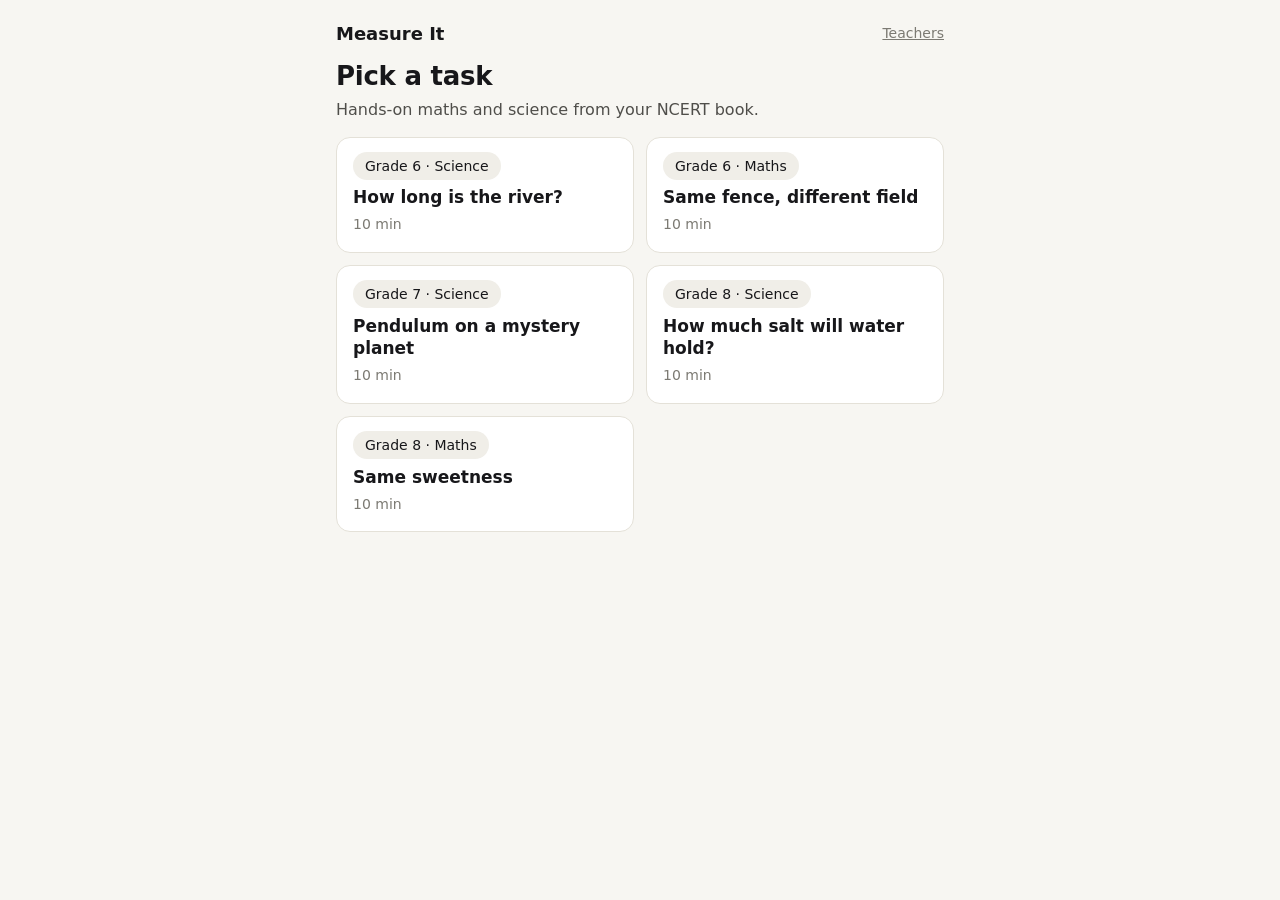
<file: docs/index.html>
<!doctype html>
<html lang="en">
<head>
<meta charset="utf-8">
<meta name="viewport" content="width=device-width, initial-scale=1">
<title>Measure It Homework</title>
<meta name="description" content="Short hands-on maths and science tasks for CBSE Grades 6–8, from your NCERT book.">
<link rel="stylesheet" href="style.css">
</head>
<body>
<div class="app">
  <div class="topbar no-print"><a class="brand" href="./">Measure It</a><span class="sp"></span><a class="muted2" href="teacher.html">Teachers</a></div>
  <main id="view" tabindex="-1"></main>
</div>
<div class="bar hide no-print" id="bar"><div class="in"><button class="btn2 ghost" id="back">Back</button><button class="btn2" id="next">Next</button></div></div>
<script src="assignments.js"></script>
<script src="api.js"></script>
<script>
const $ = s => document.querySelector(s);
const esc = s => String(s ?? '').replace(/[&<>"]/g, c => ({ '&': '&amp;', '<': '&lt;', '>': '&gt;', '"': '&quot;' }[c]));
const load = id => { try { return JSON.parse(localStorage.getItem('mi2:' + id)) || {}; } catch { return {}; } };
const save = (id, st) => { try { localStorage.setItem('mi2:' + id, JSON.stringify(st)); } catch {} };
const view = $('#view'), bar = $('#bar');
// All questions on one page, top to bottom, in order. Nothing is hidden until an earlier one is answered.
const linear = a => ({ ...a, screens: [{ id: 'all', groups: a.screens, q: a.screens.flatMap(sc => sc.q) }] });
let A = null, C = null, S = null;   // assignment, case, state

async function route() {
  const qs = new URLSearchParams(location.search), id = location.hash.slice(1) || qs.get('a'), a = ASSIGNMENTS.find(x => x.id === id);
  if (!a) return list();
  A = linear(a); S = load(a.id);
  const cid = clientId();
  if (!S.set || S.cid !== cid) {
    bar.classList.add('hide'); view.innerHTML = '<div class="screen"><p class="line">Getting your numbers…</p></div>';
    try {
      const r = await (await fetch(API + '/api/set?cid=' + cid)).json();
      if (!r.set) throw new Error('no set');
      S = { set: r.set, cid, step: 0, ans: {}, locked: {}, runs: [] }; save(a.id, S);
    } catch {
      view.innerHTML = '<div class="screen"><h2>Could not connect</h2><p class="line">This task needs the internet to start.</p><p><button class="btn2" id="retry">Try again</button></p></div>';
      $('#retry').onclick = route; return;
    }
  }
  if (location.hash.slice(1) !== a.id && !qs.get('a')) return;
  S.ans = S.ans || {}; S.locked = S.locked || {}; S.step = S.step || 0; S.runs = S.runs || [];
  C = CASE(S.set);
  S.step = Math.min(S.step, A.screens.length + 1);
  task();
}
addEventListener('hashchange', route);

/* ---------- list ---------- */
function list() {
  A = null; bar.classList.add('hide'); document.title = 'Measure It Homework';
  view.innerHTML = `<div class="hero"><h1>Pick a task</h1><p>Hands-on maths and science from your NCERT book.</p></div>
    <div class="grid">${ASSIGNMENTS.map(a => {
      const st = load(a.id), card = st.card, total = linear(a).screens.length + 2, at = Math.min(st.step || 0, total - 1);
      const s = card ? `<span class="status ${card.level}">${esc(LEVEL_TEXT[card.level])}</span>` : st.set && at > 0 ? '<span class="status">In progress</span>' : '';
      return `<a class="tcard" href="#${a.id}"><span class="chip2">Grade ${a.grade} · ${a.subject}</span><h3>${esc(a.title)}</h3><div class="meta">${a.minutes} min ${s ? '· ' : ''}${s}</div></a>`;
    }).join('')}</div>`;
  scrollTo(0, 0);
}

/* ---------- task ---------- */
const stepsTotal = () => A.screens.length + 2;   // start, screens..., check
function task() {
  document.title = A.title;
  const n = S.step, total = stepsTotal();
  const pct = Math.round((Math.min(n, total - 1) / (total - 1)) * 100);
  let h = `<a class="back no-print" href="./">← All tasks</a>
    <div class="stepno">${n === 0 ? 'Start' : n === total - 1 ? 'Check' : 'Your answers'}</div>
    <div class="progress" role="progressbar" aria-valuemin="0" aria-valuemax="100" aria-valuenow="${pct}"><i style="width:${pct}%"></i></div>`;
  if (n === 0) h += startScreen();
  else if (n < total - 1) h += questionScreen(A.screens[n - 1]);
  else h += checkScreen();
  view.innerHTML = h;
  wire(); scrollTo(0, 0); view.focus({ preventScroll: true });
  bar.classList.toggle('hide', n === total - 1 && !!S.card);
  $('#back').classList.toggle('hide', n === 0);
  $('#next').disabled = false;
  $('#next').textContent = n === 0 ? 'Start' : n === total - 1 ? 'Check my answers' : 'Done, review';
}

function startScreen() {
  const mats = A.materials.map(m => `<span class="chip2">${esc(fill(m, C))}</span>`).join('');
  return `<div class="screen"><span class="chip2">Grade ${A.grade} · ${A.subject} · ${A.minutes} min</span>
    <h2 style="margin-top:12px">${esc(A.title)}</h2>
    <p class="line">${esc(fill(A.hook, C))}</p>
    <p class="muted2">${esc(A.why)}</p>
    <div class="chips" aria-label="You need">${mats}</div>
    ${A.safety ? `<div class="safety">⚠ ${esc(A.safety)}</div>` : ''}
    <p class="muted2">Your set number is <b>${S.set}</b>. It picks your own numbers. <a href="book.html?a=${A.id}" target="_blank" rel="noopener">Textbook page ↗</a></p></div>`;
}

function questionScreen(sc) {
  return `<div class="screen">${labView()}${sc.groups.map((g, i) => `<div class="qn">Question ${i + 1}</div><h2>${esc(fill(g.title, C))}</h2>
    ${g.do ? `<div class="do">${esc(fill(g.do, C))}</div>` : ''}
    ${g.q.map(id => field(A.questions.find(x => x.id === id), false)).join('')}`).join('')}
    <div id="hints" aria-live="polite"></div></div>`;
}

function field(q, locked) {
  const v = S.ans[q.id], dis = locked ? 'disabled' : '', lab = esc(fill(q.label, C));
  if (q.type === 'number')
    return `<div class="fld"><label for="f_${q.id}">${lab}</label><div class="numrow2"><input id="f_${q.id}" data-q="${q.id}" type="number" step="any" inputmode="decimal" min="${q.min}" max="${q.max}" value="${esc(v ?? '')}" ${dis} autocomplete="off"><span class="u">${esc(q.unit || '')}</span></div><div class="err" id="e_${q.id}"></div></div>`;
  if (q.type === 'choice')
    return `<div class="fld"><span class="lab" id="l_${q.id}">${lab}</span><div class="opts2" role="radiogroup" aria-labelledby="l_${q.id}">${q.options.map(o => `<button type="button" class="opt" role="radio" aria-checked="${v === o}" data-q="${q.id}" data-o="${esc(o)}" ${dis}>${esc(o)}</button>`).join('')}</div><div class="err" id="e_${q.id}"></div></div>`;
  return `<div class="fld"><label for="f_${q.id}">${lab}</label><textarea class="txt" id="f_${q.id}" data-q="${q.id}" maxlength="${q.max || 160}" ${dis}>${esc(v ?? '')}</textarea><div class="count"><span id="c_${q.id}">${(v || '').length}</span>/${q.max || 160}</div><div class="err" id="e_${q.id}"></div></div>`;
}

function showHints() {
  const box = $('#hints'); if (!box || !A.hints) return;
  const a = Object.fromEntries(A.questions.map(q => [q.id, S.ans[q.id] === '' ? undefined : S.ans[q.id]]));
  let f = []; try { f = A.hints(a, C); } catch {}
  box.innerHTML = f.map(([t, m]) => `<div class="hint ${t}">${esc(m)}</div>`).join('');
}

function wire() {
  view.querySelectorAll('input[data-q]').forEach(el => el.addEventListener('input', () => {
    S.ans[el.dataset.q] = el.value === '' ? '' : Number(el.value); save(A.id, S); showHints();
  }));
  view.querySelectorAll('textarea[data-q]').forEach(el => el.addEventListener('input', () => {
    S.ans[el.dataset.q] = el.value; $('#c_' + el.dataset.q).textContent = el.value.length; save(A.id, S);
  }));
  view.querySelectorAll('.opt').forEach(b => b.addEventListener('click', () => {
    S.ans[b.dataset.q] = b.dataset.o; save(A.id, S);
    view.querySelectorAll(`.opt[data-q="${b.dataset.q}"]`).forEach(x => x.setAttribute('aria-checked', String(x === b)));
  }));
  wireLab();
  showHints();
  const re = $('#redo'); if (re) re.onclick = () => { delete S.card; delete S.result; save(A.id, S); task(); };
}

/* validate the current screen; returns true when it may advance */
function validate(sc) {
  let ok = true;
  for (const id of sc.q) {
    const q = A.questions.find(x => x.id === id), v = S.ans[id], e = $('#e_' + id);
    let msg = '';
    if (q.type === 'number') {
      if (v === '' || v == null || !Number.isFinite(v)) msg = 'Enter a number.';
      else if (v < q.min || v > q.max) msg = `Enter a number between ${q.min} and ${q.max}.`;
    } else if (q.type === 'choice') { if (!v) msg = 'Pick one.'; }
    else if (!v || v.trim().length < 8) msg = 'Write a short sentence.';
    if (e) e.textContent = msg;
    if (msg) ok = false;
  }
  if (!ok) { const first = view.querySelector('.err:not(:empty)'); if (first) first.scrollIntoView({ block: 'center' }); }
  return ok;
}

$('#next').onclick = () => {
  const total = stepsTotal();
  if (S.step === 0) { S.step = 1; save(A.id, S); return task(); }
  if (S.step === total - 1) return verify();
  const sc = A.screens[S.step - 1];
  if (!validate(sc)) return;
  if (sc.lock) sc.q.forEach(id => S.locked[id] = true);
  S.step++; save(A.id, S); task();
};
$('#back').onclick = () => { if (S.step > 0) { S.step--; save(A.id, S); task(); } };

/* a random id for this browser, used only to limit how many times one task can be re-checked in a day */
let memCid = '';
function clientId() {
  const make = () => Array.from(crypto.getRandomValues(new Uint8Array(12)), b => (b % 36).toString(36)).join('');
  try { let c = localStorage.getItem('mi2:cid'); if (!c) { c = make(); localStorage.setItem('mi2:cid', c); } return c; }
  catch { return memCid || (memCid = make()); }
}
/* ---------- the lab on top of the questions ---------- */
const LAB = {
  pendulum: {
    title: 'Pendulum lab',
    controls: () => `${slider('length', 'Length', 10, 100, 5, 25, 'cm')}${slider('mass', 'Mass', 50, 500, 50, 100, 'g')}<button class="btn2" id="labrun" type="button">Run</button>`,
    run: v => ({ length: v.length, mass: v.mass }),
    show: r => `<b>${r.time} s</b> for 10 swings at ${r.length} cm, ${r.mass} g`,
    row: r => [`${r.length} cm`, `${r.mass} g`, `${r.time} s`], head: ['Length', 'Mass', '10 swings'],
  },
  dissolve: {
    title: 'Salt lab',
    controls: () => `<label class="ctl">Water<select id="lab_glasses"><option value="0.5">Half a glass</option><option value="1">One glass</option><option value="2">Two glasses</option></select></label>
      ${slider('temp', 'Temperature', 20, 80, 10, 20, '°C')}
      <label class="ctl chk"><input type="checkbox" id="lab_stir"> Stir</label><button class="btn2" id="labrun" type="button">Add salt</button>`,
    run: v => ({ glasses: v.glasses, temp: v.temp, stir: v.stir }),
    show: r => `<b>${r.spoons} spoons</b> dissolved. The next spoon stays at the bottom.`,
    row: r => [({ 0.5: 'Half', 1: 'One', 2: 'Two' })[r.glasses] + ' glass', `${r.temp} °C${r.stir ? ', stirred' : ''}`, `${r.spoons} spoons`], head: ['Water', 'Conditions', 'Dissolved'],
  },
};
const slider = (id, label, min, max, step, val, unit) =>
  `<label class="ctl">${label} <output id="out_${id}">${val} ${unit}</output><input type="range" id="lab_${id}" min="${min}" max="${max}" step="${step}" value="${val}" data-unit="${unit}"></label>`;

function labView() {
  const k = A.lab && A.lab.kind;
  if (!k) return '';
  if (LAB[k]) {
    const L = LAB[k];
    return `<section class="labbox" aria-label="${L.title}"><h2>${L.title}</h2>
      <div class="labctl">${L.controls()}</div><div class="labout" id="labout" aria-live="polite">Press the button to get a reading.</div>
      <div id="labruns">${runsTable(L)}</div></section>`;
  }
  if (k === 'river') return `<section class="labbox" aria-label="River map"><h2>River map</h2>
      <svg id="rivermap" viewBox="0 30 100 40" role="img" aria-label="A winding river on a map"></svg>
      <div class="labctl">${slider('step', 'Divider step', 2, 10, 1, 10, 'km')}</div><div class="labout" id="labout" aria-live="polite"></div></section>`;
  if (k === 'fence') return `<section class="labbox" aria-label="Field sketch"><h2>Try a field</h2>
      <p class="muted2">You have <b>${C.P} m</b> of fence.</p>
      <div class="labctl"><label class="ctl">Length (m)<input type="number" id="lab_l" inputmode="decimal" min="0" step="any" value=""></label>
      <label class="ctl">Breadth (m)<input type="number" id="lab_b" inputmode="decimal" min="0" step="any" value=""></label></div>
      <svg id="fencesvg" viewBox="0 0 100 60" role="img" aria-label="The field drawn to scale"></svg><div class="labout" id="labout" aria-live="polite"></div></section>`;
  if (k === 'mixer') return `<section class="labbox" aria-label="Drink mixer"><h2>Drink mixer</h2>
      <p class="muted2">Reference: <b>${C.ra} spoons</b> of sugar in <b>${C.rc} cups</b>.</p>
      <div class="labctl">${slider('sugar', 'Sugar', 0, 60, 0.5, 0, 'spoons')}${slider('cups', 'Water', 1, 30, 1, 1, 'cups')}</div>
      <div class="glass" id="glass" aria-hidden="true"><i></i></div><div class="labout" id="labout" aria-live="polite"></div></section>`;
  return '';
}
function runsTable(L) {
  const runs = (S.runs || []).filter(r => r.task === A.id).slice(-6);
  if (!runs.length) return '';
  return `<table class="runs"><thead><tr>${L.head.map(h => `<th>${h}</th>`).join('')}</tr></thead><tbody>${runs.map(r => `<tr>${L.row(r).map(c => `<td>${esc(c)}</td>`).join('')}</tr>`).join('')}</tbody></table>`;
}
function wireLab() {
  const k = A && A.lab && A.lab.kind; if (!k || !$('.labbox')) return;
  document.querySelectorAll('.labbox input[type=range]').forEach(el => {
    const upd = () => { const o = $('#out_' + el.id.slice(4)); if (o) o.textContent = el.value + ' ' + el.dataset.unit; };
    el.addEventListener('input', () => { upd(); drawLab(); }); upd();
  });
  document.querySelectorAll('.labbox input[type=number]').forEach(el => el.addEventListener('input', drawLab));
  const b = $('#labrun');
  if (b) b.onclick = async () => {
    const L = LAB[k], v = { length: +($('#lab_length') || {}).value, mass: +($('#lab_mass') || {}).value, glasses: +($('#lab_glasses') || {}).value, temp: +($('#lab_temp') || {}).value, stir: !!($('#lab_stir') || {}).checked };
    b.disabled = true; $('#labout').textContent = 'Running…';
    try {
      const res = await fetch(API + '/api/lab', { method: 'POST', headers: { 'content-type': 'application/json' }, body: JSON.stringify({ task: A.id, cid: clientId(), inputs: L.run(v) }) });
      const j = await res.json();
      if (!j.ok) throw new Error(j.error || 'failed');
      S.runs.push({ task: A.id, ...j }); S.runs = S.runs.slice(-12); save(A.id, S);
      $('#labout').innerHTML = L.show(j); $('#labruns').innerHTML = runsTable(L);
    } catch (e) { $('#labout').textContent = String(e.message || 'Could not run. Try again.'); }
    b.disabled = false;
  };
  drawLab();
}
function drawLab() {
  const k = A.lab.kind, out = $('#labout');
  if (k === 'river') {
    const step = +$('#lab_step').value, pts = river(S.set), jp = walk(S.set, step);
    const p = a => a.map(([x, y]) => `${x.toFixed(1)},${y.toFixed(1)}`).join(' ');
    $('#rivermap').innerHTML = `<rect x="0" y="30" width="100" height="40" fill="var(--chip)"/><polyline points="${p(pts.filter((_, i) => i % 4 === 0))}" fill="none" stroke="#2f7fd1" stroke-width="1.6"/>
      <polyline points="${p(jp)}" fill="none" stroke="var(--ink)" stroke-width=".5" stroke-dasharray="1.2 1"/>${jp.map(([x, y]) => `<circle cx="${x}" cy="${y}" r=".9" fill="var(--accent)"/>`).join('')}`;
    out.innerHTML = `${jp.length - 1} steps of ${step} km: length <b>${(jp.length - 1) * step} km</b>`;
  } else if (k === 'fence') {
    const l = +$('#lab_l').value, b = +$('#lab_b').value, s = 52 / Math.max(C.P / 2, 1);
    if (l > 0 && b > 0) {
      const w = Math.min(l * s, 96), h = Math.min(b * s, 56);
      $('#fencesvg').innerHTML = `<rect x="2" y="2" width="${w}" height="${h}" fill="var(--chip)" stroke="var(--accent)" stroke-width="1.2"/>`;
      const used = 2 * (l + b);
      out.innerHTML = `Fence used: <b>${+used.toFixed(2)} m</b> of ${C.P} m · Area: <b>${+(l * b).toFixed(2)} m²</b> ${Math.abs(used - C.P) < 0.005 ? '✓' : used > C.P ? '(too much fence)' : '(some fence left)'}`;
    } else { $('#fencesvg').innerHTML = ''; out.textContent = 'Type a length and a breadth.'; }
  } else if (k === 'mixer') {
    const sg = +$('#lab_sugar').value, cu = +$('#lab_cups').value, per = sg / cu, d = per - C.r;
    $('#glass').firstElementChild.style.opacity = String(Math.min(1, 0.15 + per / 6));
    out.innerHTML = `${sg} spoons in ${cu} cups: <b>${Math.abs(d) < 0.005 ? 'tastes the same' : d > 0 ? 'sweeter than the reference' : 'less sweet than the reference'}</b>`;
  }
}

/* ---------- check ---------- */
function checkScreen() {
  if (S.card && S.result) return resultView(S.result);
  const rows = A.questions.map(q => `<li><span>${esc(q.short)}</span><span class="fbk">${esc(S.ans[q.id] === '' || S.ans[q.id] == null ? '–' : S.ans[q.id])}${q.unit && S.ans[q.id] !== '' && S.ans[q.id] != null ? ' ' + esc(q.unit) : ''}</span></li>`).join('');
  return `<div class="screen"><h2>Ready to check?</h2>
    <p class="line">Your answers go to a checker. No name is sent.</p>
    <details class="ans"><summary>See my answers</summary><ul class="items">${rows}</ul></details>
    <div id="vmsg" aria-live="polite"></div></div>`;
}

async function verify() {
  const btn = $('#next'), msg = $('#vmsg');
  btn.disabled = true; btn.textContent = 'Checking…';
  if (msg) msg.innerHTML = '<div class="hint warn">Checking… this can take a few seconds.</div>';
  try {
    const answers = Object.fromEntries(A.questions.map(q => [q.id, S.ans[q.id] ?? '']));
    const res = await fetch(API + '/api/verify', { method: 'POST', headers: { 'content-type': 'application/json' }, body: JSON.stringify({ task: A.id, set: S.set, cid: clientId(), answers }) });
    const j = await res.json();
    if (j.error) { if (msg) msg.innerHTML = `<div class="hint warn">${esc(j.error)}</div>`; }
    else if (j.status === 'incomplete') { if (msg) msg.innerHTML = `<div class="hint warn">Please answer: ${j.missing.map(esc).join(', ')}</div>`; }
    else { S.card = { code: j.code, level: j.level }; S.result = j; save(A.id, S); task(); return; }
  } catch (e) {
    if (msg) msg.innerHTML = '<div class="hint warn">Could not reach the checker. Your answers are saved. Try again later.</div>';
  }
  btn.disabled = false; btn.textContent = 'Check my answers';
}

function resultView(j) {
  const items = j.questions.map(q => `<li class="${q.level === 'got_it' ? 'ok' : 'no'}"><span class="tick">${q.level === 'got_it' ? '✓' : q.level === 'partly' ? '~' : '✗'}</span><span>${esc(q.label)}</span><span class="fbk">${q.level === 'got_it' ? '' : esc(q.feedback)}</span></li>`).join('');
  return `<div class="screen result"><div class="badge ${j.level}">${esc(LEVEL_TEXT[j.level])}</div>
    <p class="line">${j.level === 'got_it' ? 'Your answers hold together.' : j.level === 'partly' ? 'Close. Fix the marked ones and check again.' : 'Not yet. Look at the marked ones and try again.'}</p>
    <ul class="items">${items}</ul>
    <div class="codebox">${esc(j.code)}</div>
    <p class="muted2">Show this code to your teacher. They can check it.</p>
    <p style="display:flex;gap:10px;flex-wrap:wrap;justify-content:center">
      <a class="btn2" style="text-decoration:none;display:inline-flex;align-items:center" href="card.html#${encodeURIComponent(j.code)}" target="_blank" rel="noopener">Open my card ↗</a>
      <button class="btn2 ghost" id="redo">Change answers</button></p></div>`;
}

route();
</script>
</body>
</html>
</file>
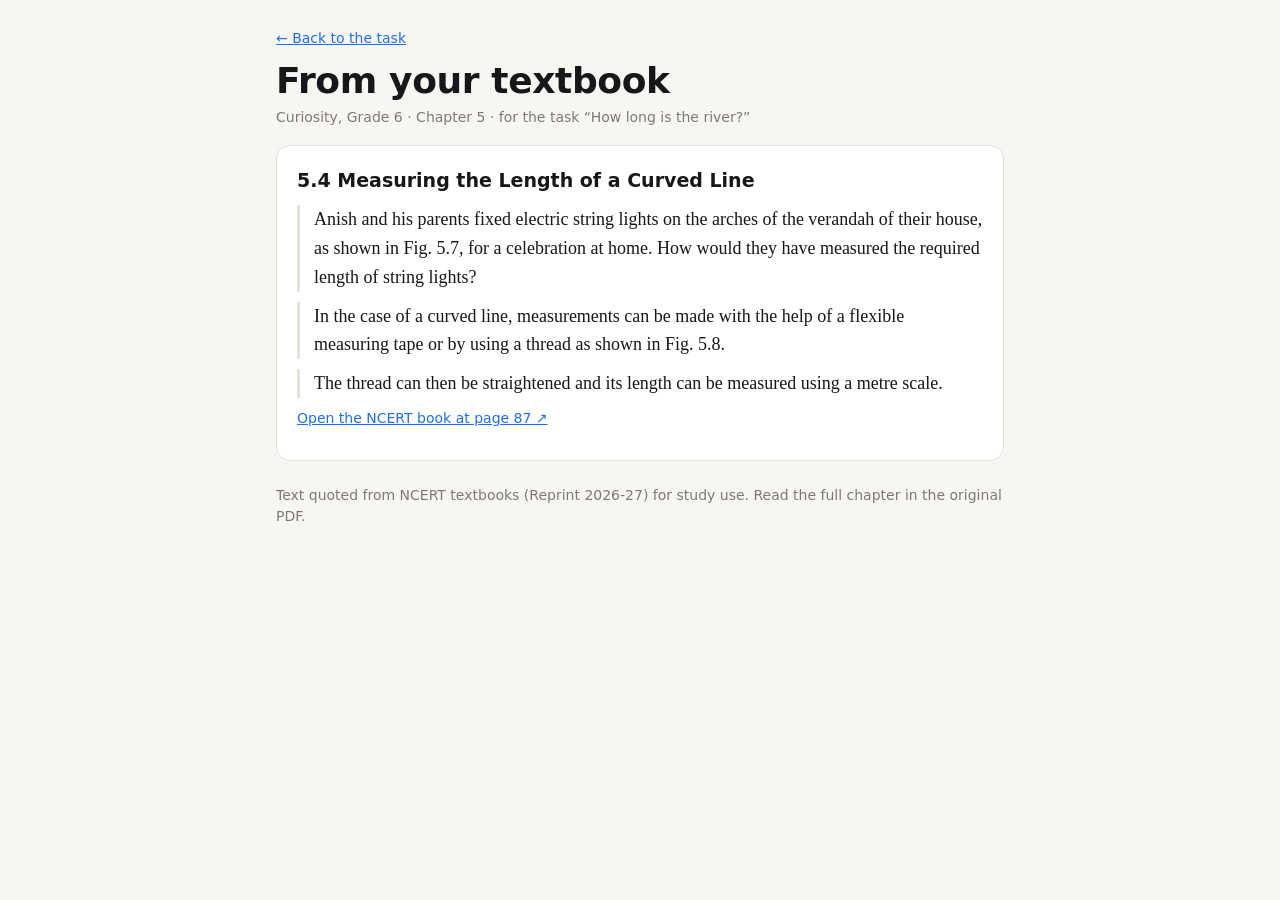
<file: docs/book.html>
<!doctype html>
<html lang="en">
<head>
<meta charset="utf-8">
<meta name="viewport" content="width=device-width, initial-scale=1">
<title>From Your Textbook</title>
<meta name="description" content="The NCERT textbook passage behind each homework question, with the key sentence highlighted.">
<link rel="stylesheet" href="style.css">
<style>
.ask{border-left:3px solid var(--accent);background:var(--chip);padding:12px 14px;border-radius:0 10px 10px 0}
.ask b{display:block;margin-bottom:4px}
blockquote{margin:10px 0;padding:0 0 0 14px;border-left:3px solid var(--line);font-family:Georgia,"Times New Roman",serif;font-size:18px;line-height:1.6}
mark{background:#ffe58a;color:#17171a;padding:1px 2px;border-radius:3px;scroll-margin-top:120px}
@media (prefers-color-scheme:dark){:root:not([data-theme="light"]) mark{background:#7a5d00;color:#fff}}
.src{font-size:14px}
</style>
</head>
<body>
<main>
  <p class="muted"><a href="./" id="back">← Back to the task</a></p>
  <div id="out"></div>
  <p class="muted" style="margin-top:24px">Text quoted from NCERT textbooks (Reprint 2026-27) for study use. Read the full chapter in the original PDF.</p>
</main>
<script src="assignments.js"></script>
<script>
const esc = s => String(s ?? '').replace(/[&<>"]/g, c => ({ '&': '&amp;', '<': '&lt;', '>': '&gt;', '"': '&quot;' }[c]));
const q = new URLSearchParams(location.search), A = ASSIGNMENTS.find(a => a.id === q.get('a')) || ASSIGNMENTS[0];
const Q = A.questions.find(x => x.id === q.get('q')), ref = Q && Q.ref;
document.getElementById('back').href = './#' + A.id;
document.title = `${A.book.title}: From Your Textbook`;
const mark = p => {
  const t = esc(p);
  if (!ref || !p.includes(ref)) return t;
  return t.replace(esc(ref), `<mark id="hl">${esc(ref)}</mark>`);
};
let refSection = null;
document.getElementById('out').innerHTML = `
  <h1>From your textbook</h1>
  <p class="muted">${esc(A.book.title)} · for the task “${esc(A.title)}”</p>
  ${Q ? `<div class="ask"><b>${esc(fill(Q.label, CASE(47)))}</b></div>` : ''}
  ${A.book.sections.map(s => {
    const hit = ref && s.paras.some(p => p.includes(ref));
    if (hit) refSection = s;
    return `<section class="card"><h2 style="font-size:19px">${esc(s.heading)}</h2>
      ${s.paras.map(p => `<blockquote>${mark(p)}</blockquote>`).join('')}
      <p class="src"><a href="${A.book.pdf}#page=${s.page}" target="_blank" rel="noopener">Open the NCERT book at page ${s.printed} ↗</a></p></section>`;
  }).join('')}`;
const h = document.getElementById('hl');
if (h) setTimeout(() => h.scrollIntoView({ block: 'center' }), 50);
</script>
</body>
</html>
</file>
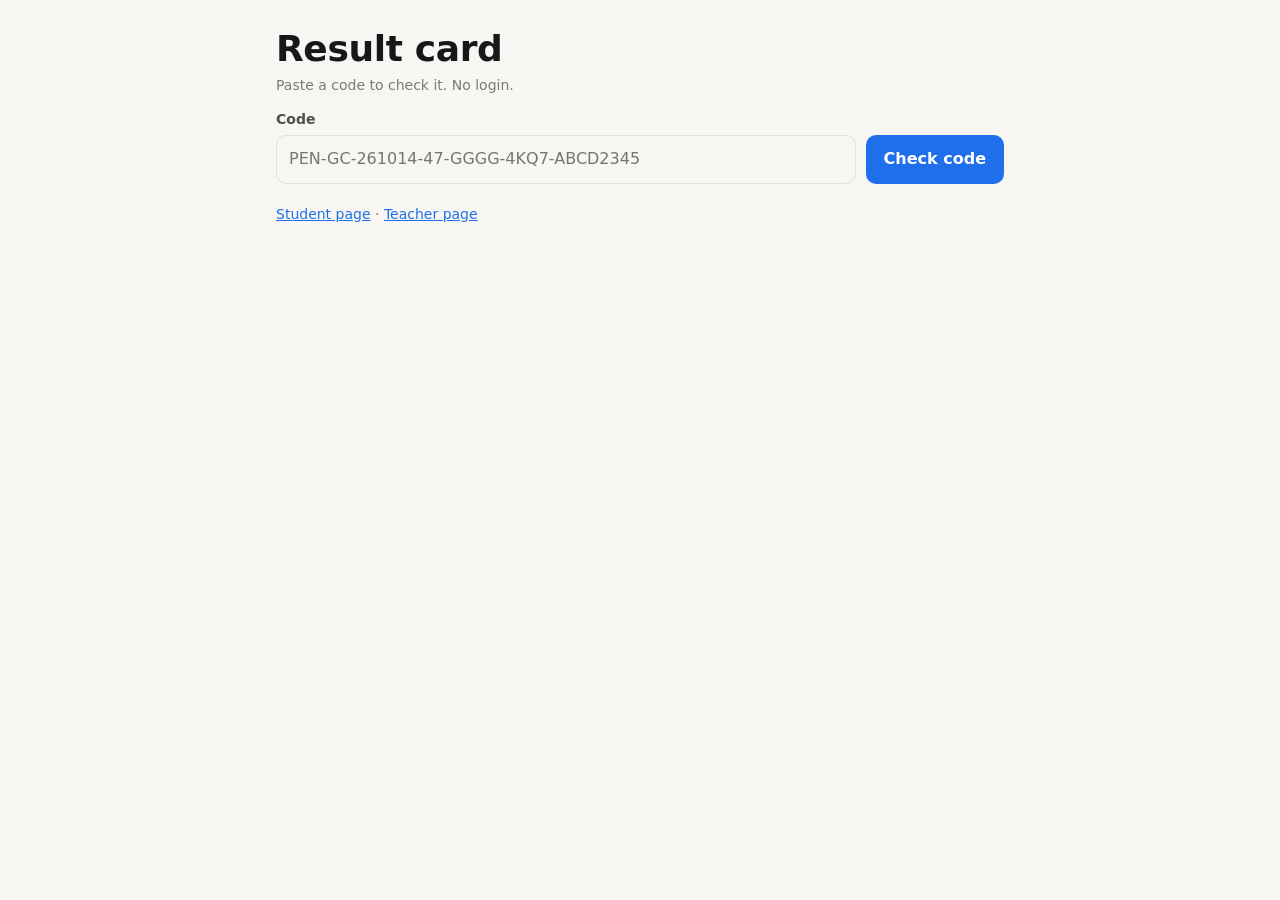
<file: docs/card.html>
<!doctype html>
<html lang="en">
<head>
<meta charset="utf-8">
<meta name="viewport" content="width=device-width, initial-scale=1">
<title>Result Card</title>
<meta name="description" content="A signed result card for a Measure It homework task. Teachers can check a code here.">
<link rel="stylesheet" href="style.css">
<style>
.big{font-size:34px;font-weight:800}
.lv{display:inline-block;padding:2px 10px;border-radius:8px;font-weight:700}
.lv.got_it{background:var(--ok-bg);color:var(--ok)} .lv.partly{background:var(--warn-bg);color:var(--warn)} .lv.not_yet{background:var(--chip);color:var(--ink-2)}
.code{font:700 18px ui-monospace,Menlo,monospace;letter-spacing:.04em}
</style>
</head>
<body>
<main>
  <h1 class="no-print">Result card</h1>
  <p class="muted no-print">Paste a code to check it. No login.</p>
  <form id="f" class="row no-print" style="margin:12px 0"><div><label for="code">Code</label><input id="code" autocomplete="off" placeholder="PEN-GC-261014-47-GGGG-4KQ7-ABCD2345"></div><div style="flex:0 0 auto"><button type="submit">Check code</button></div></form>
  <div id="out"></div>
  <p class="muted no-print" style="margin-top:20px"><a href="./">Student page</a> · <a href="teacher.html">Teacher page</a></p>
</main>
<script src="api.js"></script>
<script>
const $ = s => document.querySelector(s);
const esc = s => String(s ?? '').replace(/[&<>"]/g, c => ({ '&': '&amp;', '<': '&lt;', '>': '&gt;', '"': '&quot;' }[c]));
async function show(code) {
  code = code.trim(); if (!code) return;
  $('#code').value = code;
  $('#out').innerHTML = '<p class="muted">Checking…</p>';
  try {
    const r = await (await fetch(API + '/api/check?code=' + encodeURIComponent(code))).json();
    if (!r.ok) { $('#out').innerHTML = `<div class="msg warn"><b>Not a valid code.</b> ${esc(r.error || '')}</div>`; return; }
    $('#out').innerHTML = `<section class="card">
      <p class="muted">${esc(r.title)} · Grade ${r.grade} ${esc(r.subject)} · set ${r.set} · ${esc(r.date)}</p>
      <p class="big"><span class="lv ${r.level}">${esc(LEVEL_TEXT[r.level])}</span></p>
      <div class="tw"><table>${r.questions.map(q => `<tr><td>${esc(q.label)}</td><td><span class="lv ${q.level}">${esc(LEVEL_TEXT[q.level])}</span></td></tr>`).join('')}</table></div>
      <p style="margin-top:12px">Code: <span class="code">${esc(code.toUpperCase())}</span></p>
      <p class="muted">Student name (write by hand): ______________________ &nbsp; Class: ______</p>
      <p class="muted">Signed result: the level cannot be changed. It shows the answers held together, not that the activity was done.</p>
      <p class="no-print"><button onclick="print()">Print</button></p></section>`;
  } catch (e) { $('#out').innerHTML = '<div class="msg warn">Could not reach the checker. Try again later.</div>'; }
}
$('#f').onsubmit = e => { e.preventDefault(); history.replaceState(null, '', '#' + encodeURIComponent($('#code').value.trim())); show($('#code').value); };
if (location.hash.length > 1) show(decodeURIComponent(location.hash.slice(1)));
</script>
</body>
</html>
</file>
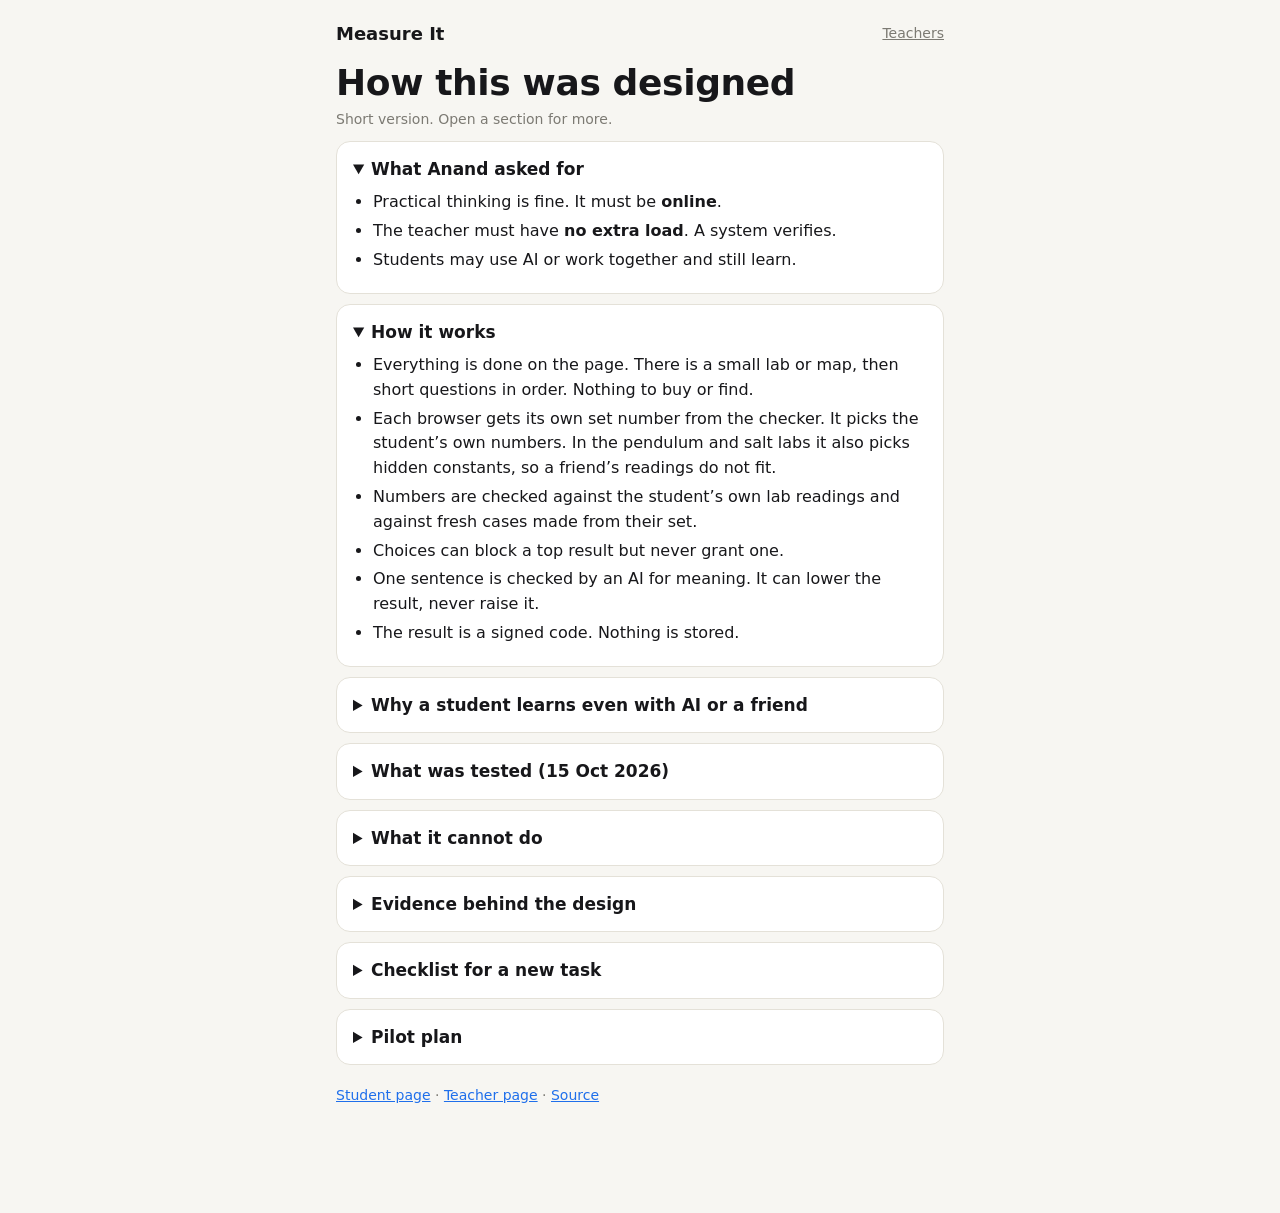
<file: docs/checklist.html>
<!doctype html>
<html lang="en">
<head>
<meta charset="utf-8">
<meta name="viewport" content="width=device-width, initial-scale=1">
<title>How This Was Designed</title>
<meta name="description" content="How the Measure It tasks are checked, what was tested, and what the checker cannot do.">
<link rel="stylesheet" href="style.css">
<style>
details.t{background:var(--surface);border:1px solid var(--line);border-radius:14px;padding:14px 16px;margin-top:10px}
details.t summary{cursor:pointer;font-weight:700;font-size:17px}
details.t[open] summary{margin-bottom:8px}
ul.s{margin:6px 0;padding-left:20px} ul.s li{margin:4px 0}
.k{font-size:11px;font-weight:800;padding:2px 6px;border-radius:5px;margin-right:6px;background:var(--chip)}
.k.m{background:var(--accent);color:var(--accent-ink)}
table{font-size:14px}
</style>
</head>
<body>
<div class="app">
  <div class="topbar"><a class="brand" href="./">Measure It</a><span class="sp"></span><a class="muted2" href="teacher.html">Teachers</a></div>
  <h1>How this was designed</h1>
  <p class="muted">Short version. Open a section for more.</p>

  <details class="t" open><summary>What Anand asked for</summary>
    <ul class="s">
      <li>Practical thinking is fine. It must be <b>online</b>.</li>
      <li>The teacher must have <b>no extra load</b>. A system verifies.</li>
      <li>Students may use AI or work together and still learn.</li>
    </ul>
  </details>

  <details class="t" open><summary>How it works</summary>
    <ul class="s">
      <li>Everything is done on the page. There is a small lab or map, then short questions in order. Nothing to buy or find.</li>
      <li>Each browser gets its own set number from the checker. It picks the student’s own numbers. In the pendulum and salt labs it also picks hidden constants, so a friend’s readings do not fit.</li>
      <li>Numbers are checked against the student’s own lab readings and against fresh cases made from their set.</li>
      <li>Choices can block a top result but never grant one.</li>
      <li>One sentence is checked by an AI for meaning. It can lower the result, never raise it.</li>
      <li>The result is a signed code. Nothing is stored.</li>
    </ul>
  </details>

  <details class="t"><summary>Why a student learns even with AI or a friend</summary>
    <ul class="s">
      <li>The numbers come from <b>your</b> lab. The quickest way to get them is to run it and look.</li>
      <li>A guess comes first, then a reading. The surprise is the learning.</li>
      <li>Build tasks have many right answers. Friends compare different ones and talk about why both work.</li>
      <li>Copying a friend’s numbers or an AI’s textbook answer gives wrong results for your set.</li>
    </ul>
  </details>

  <details class="t"><summary>What was tested (15 Oct 2026)</summary>
    <p class="muted">Small test set written by us. No real students yet.</p>
    <table>
      <tr><th>Test</th><th>Result</th></tr>
      <tr><td>Answer rules: 5 tasks × all 90 set numbers</td><td>An honest sheet passes every rule for every set</td></tr>
      <tr><td>Live checker: 30 labelled sheets, 5 tasks</td><td>All as expected: honest sheets Got it; shallow, wrong, keyword and injected sheets never Got it</td></tr>
      <tr><td>Browser: all 5 tasks on a phone-width screen</td><td>Lab run, fill, check and result all work</td></tr>
      <tr><td>Small model with no lab access</td><td>River, pendulum, salt and mixer: not Got it. <b>Fence: Got it</b> (see below)</td></tr>
      <tr><td>Another student’s readings</td><td>Not accepted</td></tr>
    </table>
    <p class="muted2">Model: GPT-4.1-mini, for the one sentence only.</p>
  </details>

  <details class="t"><summary>What it cannot do</summary>
    <ul class="s">
      <li><b>It cannot stop a script or agent.</b> One that drives the page can run the lab and pass. The lab still runs and every number is shown.</li>
      <li><b>The fence task is pure maths.</b> A model passes it with no lab. It teaches the idea only if the student does the building.</li>
      <li>Re-checking many times can reveal which answers are right. A daily cap slows this.</li>
      <li>A lightly reworded copy gets a different code.</li>
      <li>A teacher who wants certainty can ask the 2-minute check on the <a href="teacher.html">teacher page</a>.</li>
    </ul>
  </details>

  <details class="t"><summary>Evidence behind the design</summary>
    <ul class="s">
      <li>NCF-SE 2023 §3.3.7: homework should apply learning to different contexts. It warns about AI doing homework. <a href="https://ncert.nic.in/pdf/NCFSE-2023-August_2023.pdf">PDF</a></li>
      <li>Unrestricted GPT-4 raised practice scores 48% but lowered later exam scores 17% (Turkey, about 1,000 students). <a href="https://doi.org/10.1073/pnas.2422633122">Bastani et al. 2025</a></li>
      <li>Predicting before a demonstration improved understanding. <a href="https://doi.org/10.1119/1.1707018">Crouch et al. 2004</a></li>
      <li>Homework links positively with achievement, more so in Grades 7–12 (US, flawed designs). <a href="https://doi.org/10.3102/00346543076001001">Cooper et al. 2006</a></li>
      <li>82% of rural 14–16-year-olds can use a smartphone; 57% of those used it for study last week. <a href="https://static.pib.gov.in/WriteReadData/specificdocs/documents/2025/feb/doc202524496701.pdf">ASER 2024</a></li>
      <li>Gap: CBSE’s own circulars on the new NCERT books could not be retrieved (404).</li>
    </ul>
  </details>

  <details class="t"><summary>Checklist for a new task</summary>
    <ul class="s">
      <li><span class="k m">MUST</span>Names its NCERT chapter and activity.</li>
      <li><span class="k m">MUST</span>One step only the student’s own lab or numbers can give.</li>
      <li><span class="k m">MUST</span>Online only: no object to find or buy.</li>
      <li><span class="k m">MUST</span>Works with no teacher effort.</li>
      <li><span class="k">GOOD</span>Under 25 minutes, readable by a Grade 6 student.</li>
      <li><span class="k">GOOD</span>Wrong answers do not give away the right one.</li>
    </ul>
  </details>

  <details class="t"><summary>Pilot plan</summary>
    <ul class="s">
      <li>2–3 teachers, one class each, one task a week for 3 weeks.</li>
      <li>Measure: the 2-minute check score, teacher minutes spent, and who could not finish and why.</li>
      <li>Compare with a similar class given the usual worksheet.</li>
    </ul>
  </details>
  <p class="muted2" style="margin-top:20px"><a href="./">Student page</a> · <a href="teacher.html">Teacher page</a> · <a href="https://github.com/SujalPradhan/CBSE-Homework">Source</a></p>
</div>
</body>
</html>
</file>
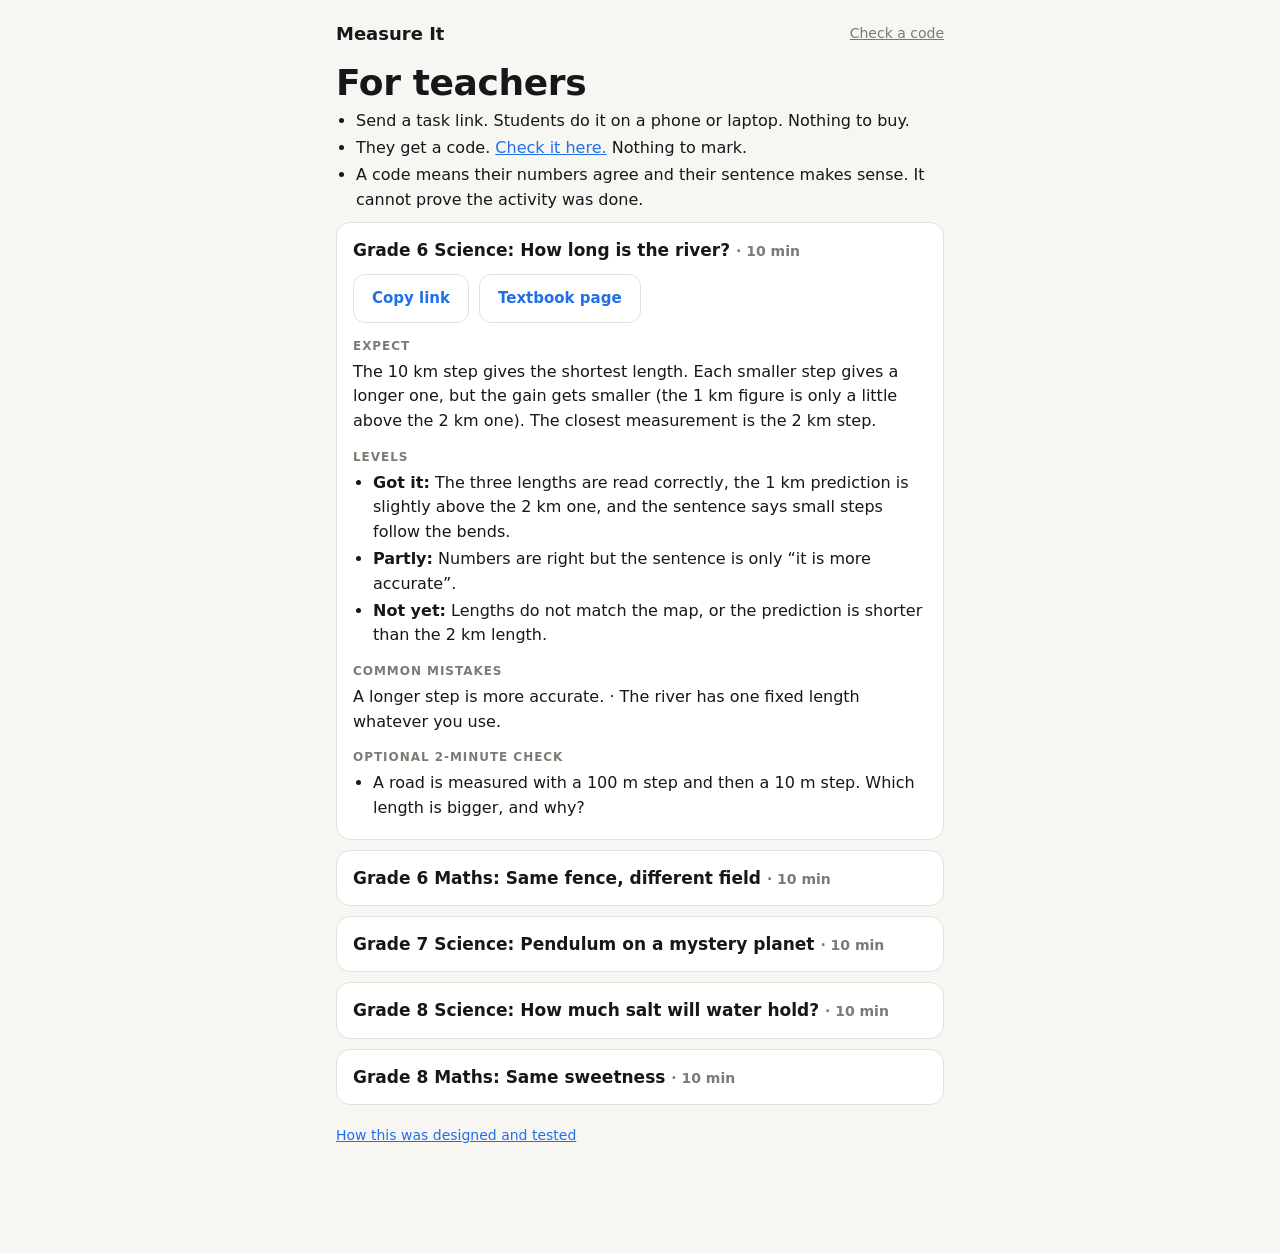
<file: docs/teacher.html>
<!doctype html>
<html lang="en">
<head>
<meta charset="utf-8">
<meta name="viewport" content="width=device-width, initial-scale=1">
<title>Measure It: Teachers</title>
<meta name="description" content="Links, expected results and a check page for the Measure It homework tasks.">
<link rel="stylesheet" href="style.css">
<style>
details.t{background:var(--surface);border:1px solid var(--line);border-radius:14px;padding:14px 16px;margin-top:10px}
details.t summary{cursor:pointer;font-weight:700;font-size:17px;list-style:none}
details.t summary::-webkit-details-marker{display:none}
details.t[open] summary{margin-bottom:10px}
.lbl{font-size:12px;font-weight:800;letter-spacing:.08em;text-transform:uppercase;color:var(--ink-3);margin:14px 0 4px}
.links{display:flex;gap:10px;flex-wrap:wrap;margin:6px 0}
.links a,.links button{font-size:15px}
ul.s{margin:4px 0;padding-left:20px}
ul.s li{margin:2px 0}
</style>
</head>
<body>
<div class="app">
  <div class="topbar no-print"><a class="brand" href="./">Measure It</a><span class="sp"></span><a class="muted2" href="card.html">Check a code</a></div>
  <h1>For teachers</h1>
  <ul class="s">
    <li>Send a task link. Students do it on a phone or laptop. Nothing to buy.</li>
    <li>They get a code. <a href="card.html">Check it here.</a> Nothing to mark.</li>
    <li>A code means their numbers agree and their sentence makes sense. It cannot prove the activity was done.</li>
  </ul>
  <div id="list"></div>
  <p class="muted2" style="margin-top:20px"><a href="checklist.html">How this was designed and tested</a></p>
</div>
<script src="assignments.js"></script>
<script src="teacher-notes.js"></script>
<script>
const esc = s => String(s ?? '').replace(/[&<>"]/g, c => ({ '&': '&amp;', '<': '&lt;', '>': '&gt;', '"': '&quot;' }[c]));
const base = new URL('./', location.href).href;
document.getElementById('list').innerHTML = ASSIGNMENTS.map((a, i) => {
  const t = TEACHER[a.id], link = base + '#' + a.id;
  return `<details class="t" ${i === 0 ? 'open' : ''}><summary>Grade ${a.grade} ${a.subject}: ${esc(a.title)} <span class="muted2">· ${a.minutes} min</span></summary>
    <div class="links no-print"><button class="btn2 ghost" data-copy="${esc(link)}">Copy link</button>
      <a class="btn2 ghost" style="text-decoration:none;display:inline-flex;align-items:center" href="book.html?a=${a.id}" target="_blank">Textbook page</a></div>
    <div class="lbl">Expect</div><p>${esc(t.answers)}</p>
    <div class="lbl">Levels</div><ul class="s">${t.rubric.map(([k, v]) => `<li><b>${esc(k)}:</b> ${esc(v)}</li>`).join('')}</ul>
    <div class="lbl">Common mistakes</div><p>${t.misconceptions.map(esc).join(' · ')}</p>
    <div class="lbl">Optional 2-minute check</div><ul class="s">${t.classCheck.map(q => `<li>${esc(q)}</li>`).join('')}</ul>
  </details>`;
}).join('');
document.querySelectorAll('[data-copy]').forEach(b => b.onclick = () => navigator.clipboard.writeText(b.dataset.copy).then(() => b.textContent = 'Copied ✓'));
</script>
</body>
</html>
</file>
<file: docs/style.css>
:root{
  color-scheme:light;
  --bg:#f7f6f2; --surface:#ffffff; --line:#e4e1d8; --ink:#17171a; --ink-2:#4f4e4a; --ink-3:#7c7a73;
  --accent:#1f6feb; --accent-ink:#ffffff; --ok:#15803d; --ok-bg:#e7f6ec; --warn:#b45309; --warn-bg:#fdf3e4; --chip:#f0eee8;
}
@media (prefers-color-scheme:dark){
  :root:not([data-theme="light"]){
    color-scheme:dark;
    --bg:#121214; --surface:#1b1b1e; --line:#303034; --ink:#f1f0ec; --ink-2:#c6c4bd; --ink-3:#97958d;
    --accent:#5b9bff; --accent-ink:#0b0b0d; --ok:#6fdc96; --ok-bg:#12301e; --warn:#f2b067; --warn-bg:#33240f; --chip:#26262a;
  }
}
:root[data-theme="dark"]{
  color-scheme:dark;
  --bg:#121214; --surface:#1b1b1e; --line:#303034; --ink:#f1f0ec; --ink-2:#c6c4bd; --ink-3:#97958d;
  --accent:#5b9bff; --accent-ink:#0b0b0d; --ok:#6fdc96; --ok-bg:#12301e; --warn:#f2b067; --warn-bg:#33240f; --chip:#26262a;
}
*{box-sizing:border-box}
body{margin:0;background:var(--bg);color:var(--ink);font:17px/1.55 system-ui,-apple-system,"Segoe UI",Roboto,"Noto Sans",sans-serif}
main{max-width:760px;margin:0 auto;padding:28px 16px 64px}
h1{font-size:clamp(26px,5vw,36px);line-height:1.15;margin:0 0 6px;letter-spacing:-.01em}
h2{font-size:22px;margin:0 0 8px}
h3{font-size:17px;margin:18px 0 6px}
p{margin:0 0 10px}
a{color:var(--accent)}
.muted{color:var(--ink-3);font-size:14px}
.card{background:var(--surface);border:1px solid var(--line);border-radius:14px;padding:20px;margin-top:16px}
.row{display:flex;gap:10px;flex-wrap:wrap;align-items:end}
.row>*{flex:1 1 140px;min-width:0}
label{display:block;font-size:14px;font-weight:600;color:var(--ink-2);margin-bottom:4px}
input,select{width:100%;font:inherit;padding:11px 12px;border:1px solid var(--line);border-radius:10px;background:var(--bg);color:var(--ink)}
input:focus,select:focus{outline:2px solid var(--accent);outline-offset:1px}
button{font:inherit;font-weight:700;padding:12px 18px;border-radius:10px;border:0;background:var(--accent);color:var(--accent-ink);cursor:pointer;min-height:46px}
button.ghost{background:transparent;color:var(--accent);border:1px solid var(--line)}
button:disabled{opacity:.5;cursor:default}
.chip{display:inline-block;font-size:12px;font-weight:700;padding:3px 8px;border-radius:999px;background:var(--chip);color:var(--ink-2);margin-right:6px}
.tasks{display:grid;grid-template-columns:repeat(auto-fill,minmax(220px,1fr));gap:12px;margin-top:12px}
.task{display:block;text-align:left;background:var(--surface);color:var(--ink);border:1px solid var(--line);border-radius:12px;padding:14px;font-weight:400}
.task b{display:block;margin-top:6px;font-size:16px;line-height:1.3}
.task.done{border-color:var(--ok)}
.step{display:flex;gap:12px;align-items:flex-start;margin:8px 0}
.num{flex:0 0 28px;height:28px;border-radius:50%;background:var(--chip);font-weight:800;display:grid;place-items:center;font-size:14px}
.big{font-size:30px;font-weight:800;letter-spacing:-.01em}
.opts{display:flex;flex-wrap:wrap;gap:8px}
.opts button{background:var(--chip);color:var(--ink);font-weight:600}
.opts button.sel{background:var(--accent);color:var(--accent-ink)}
.msg{border-radius:10px;padding:12px 14px;margin-top:12px}
.msg.ok{background:var(--ok-bg);color:var(--ok)}
.msg.warn{background:var(--warn-bg);color:var(--warn)}
.msg ul{margin:6px 0 0;padding-left:20px}
.locked{display:inline-block;background:var(--ok-bg);color:var(--ok);font-weight:700;padding:4px 10px;border-radius:8px}
ul.plain{padding-left:20px;margin:4px 0}
table{width:100%;border-collapse:collapse;font-size:14px}
th{text-align:left;font-size:12px;color:var(--ink-3);text-transform:uppercase;letter-spacing:.05em;padding:6px 8px;border-bottom:1px solid var(--line)}
td{padding:7px 8px;border-bottom:1px solid var(--line);vertical-align:top}
.tw{overflow-x:auto}
svg{display:block;width:100%;height:auto}
svg text{fill:var(--ink-2);font:17px system-ui,sans-serif}
.hide{display:none!important}
.print-only{display:none}
@media print{
  body{background:#fff;color:#000} .no-print{display:none!important} .print-only{display:block}
  .card{border:1px solid #999;break-inside:avoid} main{max-width:none}
}

/* ---- stepper UI ---- */
:root{--r:14px}
body{font-size:16px}
.app{max-width:640px;margin:0 auto;padding:16px 16px 96px}
.topbar{display:flex;align-items:center;gap:12px;margin:4px 0 14px}
.topbar a.brand{font-weight:800;text-decoration:none;color:var(--ink);font-size:18px}
.topbar .sp{flex:1}
.back{display:inline-flex;align-items:center;gap:4px;text-decoration:none;font-weight:600;min-height:44px}
.grid{display:grid;gap:12px;grid-template-columns:repeat(auto-fill,minmax(250px,1fr));margin-top:14px}
.tcard{display:block;text-decoration:none;color:var(--ink);background:var(--surface);border:1px solid var(--line);border-radius:var(--r);padding:16px}
.tcard:hover,.tcard:focus-visible{border-color:var(--accent)}
.tcard h3{margin:8px 0 6px;font-size:17px;line-height:1.3}
.tcard .meta{font-size:14px;color:var(--ink-3)}
.status{display:inline-block;font-size:12px;font-weight:700;padding:2px 8px;border-radius:999px;background:var(--chip);color:var(--ink-2)}
.status.got_it{background:var(--ok-bg);color:var(--ok)} .status.partly{background:var(--warn-bg);color:var(--warn)}
.hero h1{font-size:26px;margin:0 0 6px}
.hero p{margin:0;color:var(--ink-2)}
.chips{display:flex;flex-wrap:wrap;gap:8px;margin:12px 0}
.chip2{background:var(--chip);color:var(--ink);border-radius:999px;padding:6px 12px;font-size:14px}
.line{font-size:17px;margin:6px 0}
.muted2{color:var(--ink-3);font-size:14px}
.safety{background:var(--warn-bg);color:var(--warn);border-radius:10px;padding:10px 12px;font-weight:600;margin:12px 0}
.progress{height:6px;background:var(--chip);border-radius:999px;overflow:hidden;margin:6px 0 4px}
.progress>i{display:block;height:100%;background:var(--accent);transition:width .25s}
.stepno{font-size:13px;color:var(--ink-3);font-weight:600}
.screen{background:var(--surface);border:1px solid var(--line);border-radius:var(--r);padding:20px;margin-top:12px}
.screen h2{font-size:22px;margin:0 0 6px}
.do{background:var(--chip);border-radius:10px;padding:10px 12px;margin:8px 0 14px;font-size:16px}
.fld{margin:16px 0}
.fld>label,.fld>.lab{display:block;font-weight:600;margin-bottom:6px;font-size:16px}
.numrow2{display:flex;align-items:center;gap:8px}
.numrow2 input{max-width:180px;font-size:20px;padding:12px}
.numrow2 .u{color:var(--ink-3)}
.opts2{display:grid;gap:8px}
.opt{display:block;width:100%;text-align:left;background:var(--bg);color:var(--ink);border:2px solid var(--line);border-radius:12px;padding:12px 14px;font-weight:600;min-height:48px}
.opt[aria-checked="true"]{border-color:var(--accent);background:var(--chip)}
.opt:disabled{opacity:.7}
textarea.txt{width:100%;min-height:96px;font:inherit;font-size:17px;padding:12px;border:1px solid var(--line);border-radius:12px;background:var(--bg);color:var(--ink);resize:vertical}
.count{font-size:13px;color:var(--ink-3);text-align:right}
.err{color:#b42318;font-size:14px;margin-top:6px;font-weight:600}
@media (prefers-color-scheme:dark){:root:not([data-theme="light"]) .err{color:#ffb4a9}}
.hint{font-size:15px;border-radius:10px;padding:8px 12px;margin-top:8px}
.hint.ok{background:var(--ok-bg);color:var(--ok)} .hint.warn{background:var(--warn-bg);color:var(--warn)}
.lockrow{font-size:14px;color:var(--ok);font-weight:700;margin-top:8px}
.bar{position:fixed;left:0;right:0;bottom:0;background:var(--surface);border-top:1px solid var(--line);padding:10px 16px;z-index:5}
.bar .in{max-width:640px;margin:0 auto;display:flex;gap:10px}
.bar button{flex:1;min-height:48px;font-size:17px}
.btn2{background:var(--accent);color:var(--accent-ink);border:0;border-radius:12px;font-weight:700;padding:12px 18px;cursor:pointer;min-height:48px;font:inherit;font-weight:700}
.btn2.ghost{background:transparent;color:var(--accent);border:1px solid var(--line)}
.btn2:disabled{opacity:.5}
:focus-visible{outline:3px solid var(--accent);outline-offset:2px}
.result{text-align:center}
.badge{display:inline-block;font-size:30px;font-weight:800;padding:8px 22px;border-radius:14px;margin:6px 0 12px}
.badge.got_it{background:var(--ok-bg);color:var(--ok)} .badge.partly{background:var(--warn-bg);color:var(--warn)} .badge.not_yet{background:var(--chip);color:var(--ink-2)}
.items{list-style:none;padding:0;margin:12px 0;text-align:left}
.items li{display:flex;gap:10px;align-items:baseline;padding:8px 0;border-bottom:1px solid var(--line);font-size:16px}
.items li:last-child{border-bottom:0}
.items .tick{font-weight:800;width:22px}
.items .ok .tick{color:var(--ok)} .items .no .tick{color:var(--warn)}
.items .fbk{margin-left:auto;color:var(--ink-3);font-size:14px;text-align:right}
.codebox{font:700 18px ui-monospace,Menlo,monospace;background:var(--chip);border-radius:10px;padding:10px;word-break:break-all;margin:10px 0}
details.ans{margin-top:14px;text-align:left}
details.ans summary{cursor:pointer;font-weight:600}
@media (prefers-reduced-motion:reduce){.progress>i{transition:none}}
@media print{.bar,.topbar,.no-print{display:none!important} .app{padding:0}}
.app main{padding:0;margin:0;max-width:none}
#view:focus{outline:none}

.qn{font-size:12px;font-weight:800;letter-spacing:.08em;text-transform:uppercase;color:var(--ink-3);margin:18px 0 -4px}

/* lab */
.labbox{background:var(--surface);border:1px solid var(--line);border-radius:14px;padding:14px 16px;margin:0 0 20px}
.labbox h2{margin:0 0 8px;font-size:18px}
.labctl{display:flex;flex-wrap:wrap;gap:12px 16px;align-items:flex-end}
.ctl{display:flex;flex-direction:column;gap:4px;font-size:15px;min-width:140px;flex:1}
.ctl output{font-weight:700}
.ctl input[type=range]{width:100%;min-height:44px}
.ctl select,.ctl input[type=number]{font-size:16px;min-height:44px;border:1px solid var(--line);border-radius:10px;padding:0 10px;background:var(--bg);color:var(--ink)}
.ctl.chk{flex-direction:row;align-items:center;min-height:44px;flex:0 0 auto}
.labout{margin:12px 0 4px;font-size:17px;min-height:26px}
.runs{width:100%;border-collapse:collapse;font-size:14px;margin-top:8px}
.runs th,.runs td{text-align:left;padding:6px 8px;border-top:1px solid var(--line)}
#rivermap{width:100%;max-height:260px;border-radius:10px;border:1px solid var(--line);display:block;margin-bottom:8px}
#fencesvg{width:100%;max-height:180px;margin-top:8px}
.glass{width:64px;height:84px;margin:12px 0 0;border:2px solid var(--ink-3);border-top:none;border-radius:0 0 14px 14px;position:relative;overflow:hidden}
.glass i{position:absolute;inset:0;background:#e8a317;opacity:.2}
</file>
